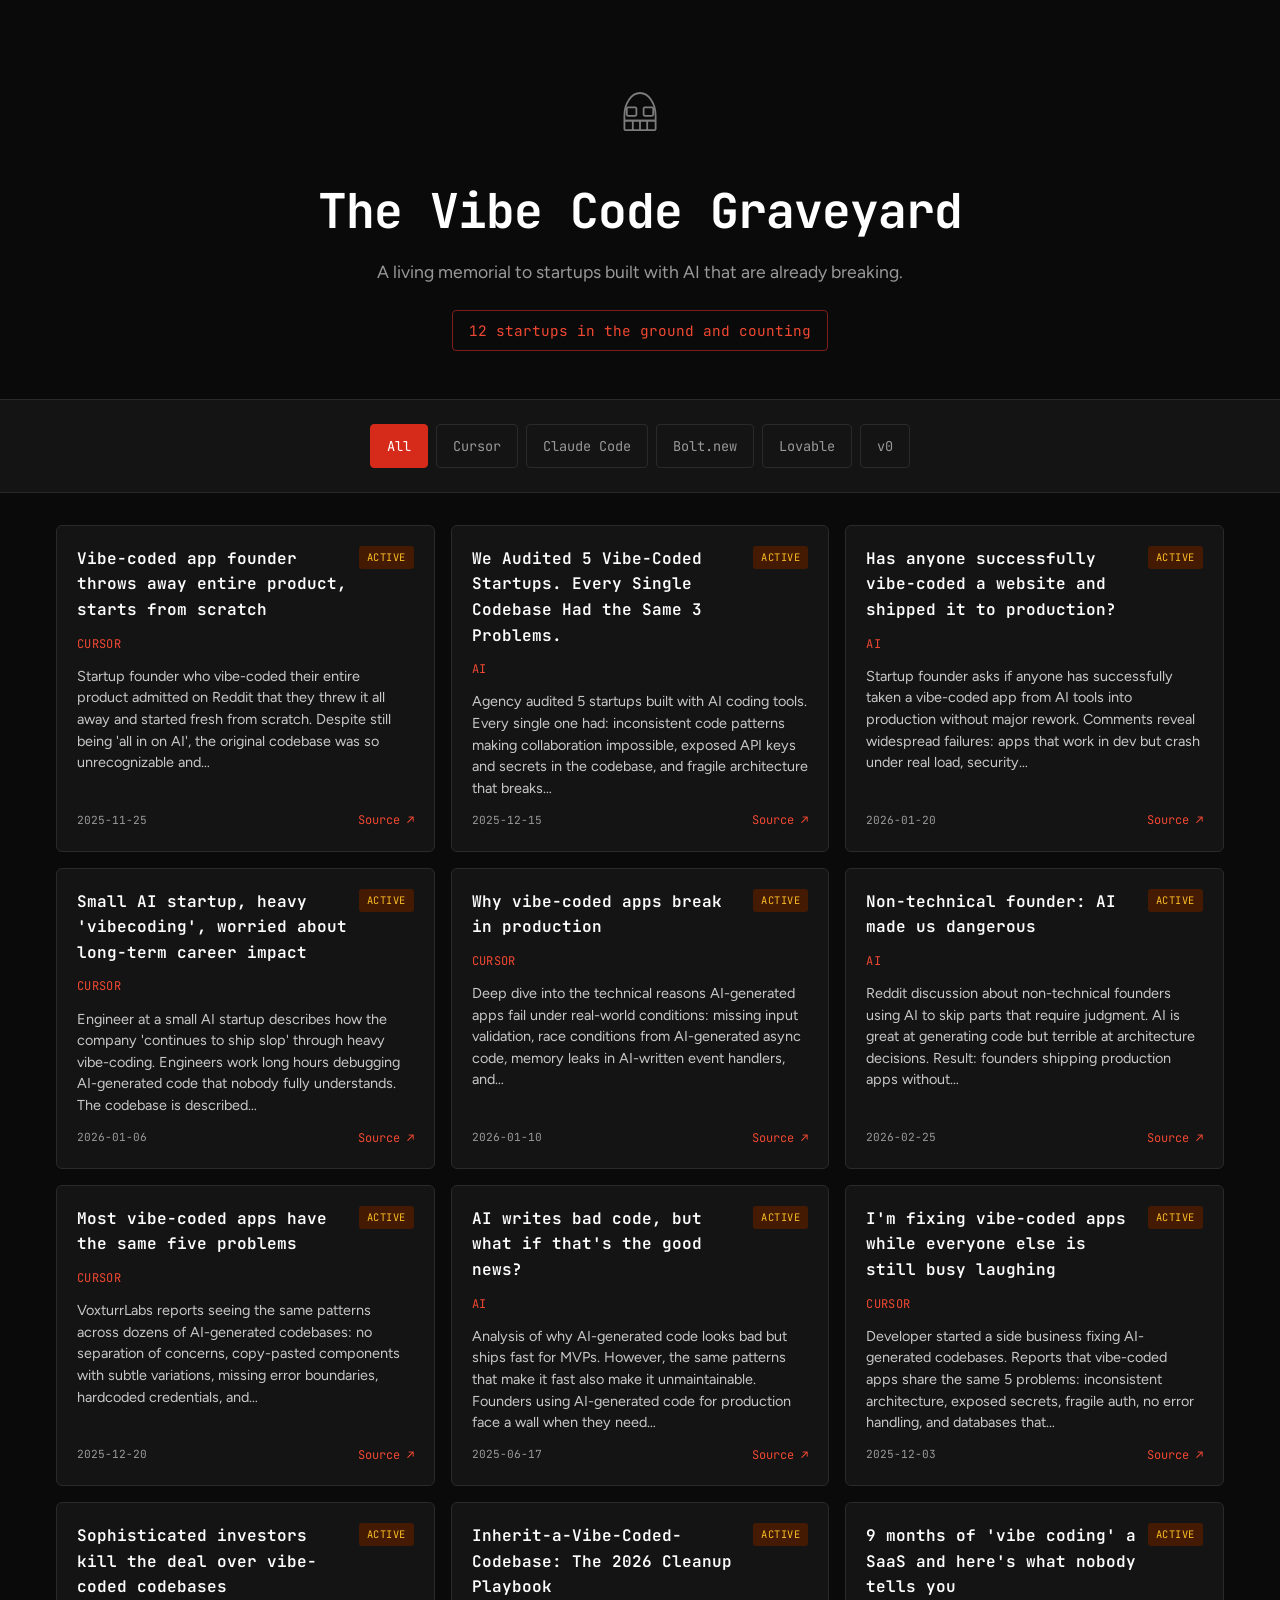
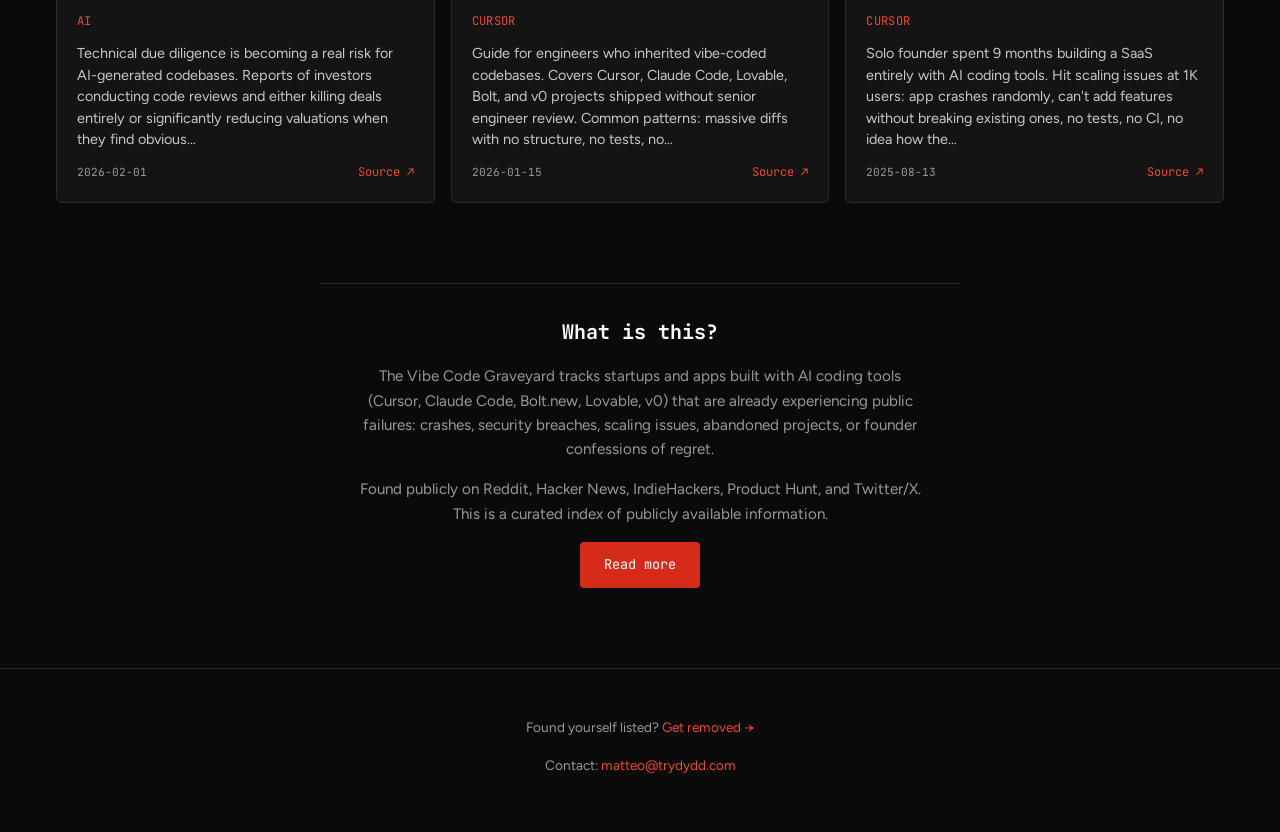
<file: index.html>
<!DOCTYPE html>
<html lang="en">
<head>
  <meta charset="UTF-8">
  <meta name="viewport" content="width=device-width, initial-scale=1.0">
  <title>The Vibe Code Graveyard</title>
  <meta name="description" content="Startups built with AI coding tools that are already breaking. A living memorial to technical debt.">
  <link rel="canonical" href="https://vibegraveyard.com/">
  <meta property="og:title" content="The Vibe Code Graveyard">
  <meta property="og:description" content="Startups built with AI coding tools that are already breaking. A living memorial to technical debt.">
  <meta property="og:type" content="website">
  <meta name="twitter:card" content="summary">
  <link rel="icon" href="favicon.svg" type="image/svg+xml">
  <link rel="stylesheet" href="style.css">
  <link rel="preconnect" href="https://fonts.googleapis.com">
  <link rel="preconnect" href="https://fonts.gstatic.com" crossorigin>
  <link href="https://fonts.googleapis.com/css2?family=Figtree:wght@400;600;700&family=JetBrains+Mono:wght@400;600;700&display=swap" rel="stylesheet">
</head>
<body>
  <a href="#main-content" class="skip-link">Skip to content</a>
  <header>
    <div class="skull" aria-hidden="true">
      <svg width="1em" height="1em" viewBox="0 0 40 40" fill="none" stroke="currentColor" stroke-width="1.5">
        <path d="M7 28V24A13 19 0 0 1 33 24V28H7Z"/>
        <rect x="7" y="28" width="26" height="8" rx="1"/>
        <rect x="9" y="17" width="8" height="7" rx="1"/>
        <rect x="23" y="17" width="8" height="7" rx="1"/>
        <line x1="14" y1="28" x2="14" y2="36"/>
        <line x1="20" y1="28" x2="20" y2="36"/>
        <line x1="26" y1="28" x2="26" y2="36"/>
      </svg>
    </div>
    <h1>The Vibe Code Graveyard</h1>
    <p class="tagline">A living memorial to startups built with AI that are already breaking.</p>
    <div class="counter" id="grave-count">0 startups in the ground and counting</div>
  </header>

  <main id="main-content">
  <nav class="filters" role="navigation" aria-label="Filter entries by tool">
    <button class="filter-btn active" data-filter="all" aria-pressed="true">All</button>
    <button class="filter-btn" data-filter="cursor" aria-pressed="false">Cursor</button>
    <button class="filter-btn" data-filter="claude" aria-pressed="false">Claude Code</button>
    <button class="filter-btn" data-filter="bolt" aria-pressed="false">Bolt.new</button>
    <button class="filter-btn" data-filter="lovable" aria-pressed="false">Lovable</button>
    <button class="filter-btn" data-filter="v0" aria-pressed="false">v0</button>
  </nav>

  <section class="graveyard" aria-label="Entry listings">
    <div id="entries" class="entries-grid">
      <!-- Entries injected by JS -->
    </div>
  </section>

  <section class="about-preview">
    <h2>What is this?</h2>
    <p>The Vibe Code Graveyard tracks startups and apps built with AI coding tools (Cursor, Claude Code, Bolt.new, Lovable, v0) that are already experiencing public failures: crashes, security breaches, scaling issues, abandoned projects, or founder confessions of regret.</p>
    <p>Found publicly on Reddit, Hacker News, IndieHackers, Product Hunt, and Twitter/X. This is a curated index of publicly available information.</p>
    <a href="about.html" class="btn">Read more</a>
  </section>
  </main>

  <footer>
    <p>Found yourself listed? <a href="remove.html">Get removed →</a></p>
    <p class="contact">Contact: <a href="mailto:matteo@trydydd.com">matteo@trydydd.com</a></p>
  </footer>

  <script src="script.js" defer></script>
</body>
</html>
</file>
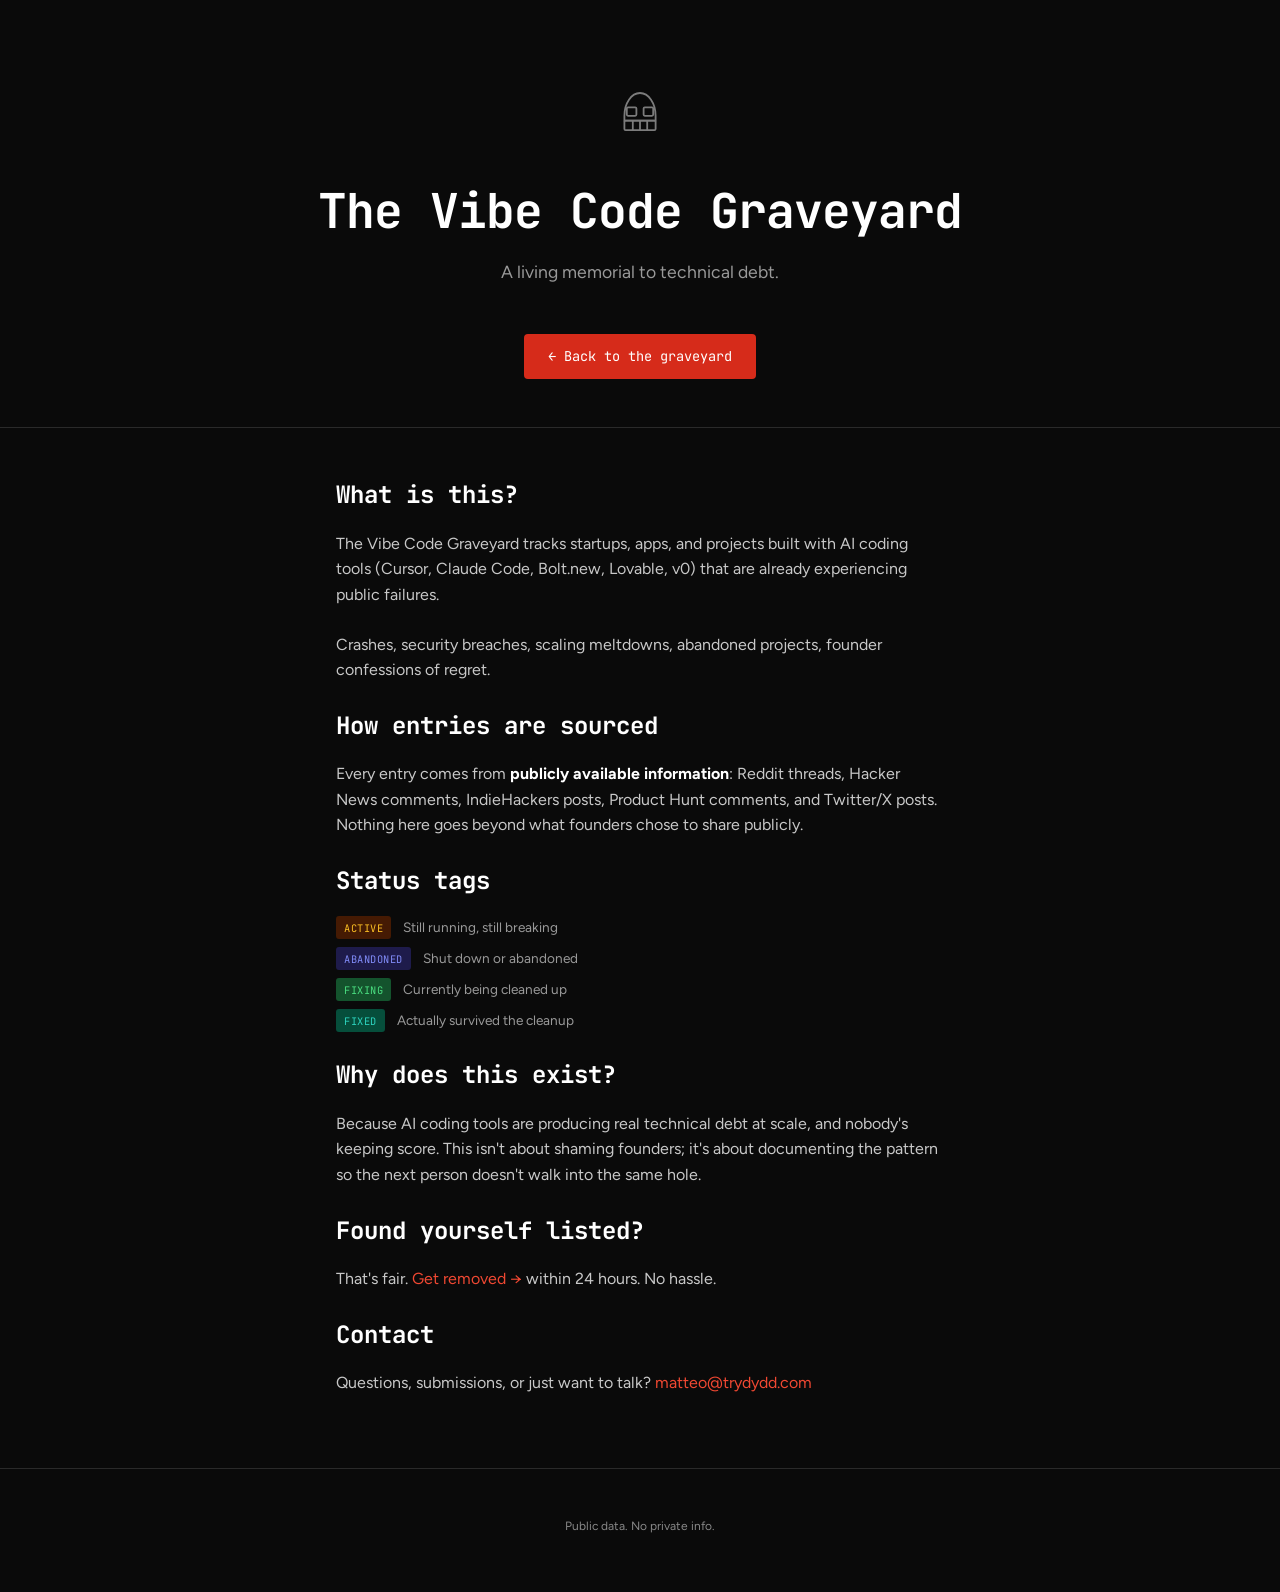
<file: about.html>
<!DOCTYPE html>
<html lang="en">
<head>
  <meta charset="UTF-8">
  <meta name="viewport" content="width=device-width, initial-scale=1.0">
  <title>About | The Vibe Code Graveyard</title>
  <meta name="description" content="How the Vibe Code Graveyard works: entry sourcing, status tags, and removal policy.">
  <link rel="canonical" href="https://vibegraveyard.com/about.html">
  <meta property="og:title" content="About | The Vibe Code Graveyard">
  <meta property="og:description" content="How the Vibe Code Graveyard works: entry sourcing, status tags, and removal policy.">
  <meta property="og:type" content="website">
  <meta name="twitter:card" content="summary">
  <link rel="stylesheet" href="style.css">
  <link rel="preconnect" href="https://fonts.googleapis.com">
  <link rel="preconnect" href="https://fonts.gstatic.com" crossorigin>
  <link href="https://fonts.googleapis.com/css2?family=Figtree:wght@400;600;700&family=JetBrains+Mono:wght@400;600;700&display=swap" rel="stylesheet">
</head>
<body>
  <a href="#main-content" class="skip-link">Skip to content</a>
  <header>
    <div class="skull" aria-hidden="true">
      <svg width="1em" height="1em" viewBox="0 0 40 40" fill="none" stroke="currentColor" stroke-width="1.5">
        <path d="M7 28V24A13 19 0 0 1 33 24V28H7Z"/>
        <rect x="7" y="28" width="26" height="8" rx="1"/>
        <rect x="9" y="17" width="8" height="7" rx="1"/>
        <rect x="23" y="17" width="8" height="7" rx="1"/>
        <line x1="14" y1="28" x2="14" y2="36"/>
        <line x1="20" y1="28" x2="20" y2="36"/>
        <line x1="26" y1="28" x2="26" y2="36"/>
      </svg>
    </div>
    <h1>The Vibe Code Graveyard</h1>
    <p class="tagline">A living memorial to technical debt.</p>
    <a href="index.html" class="btn back-link">← Back to the graveyard</a>
  </header>

  <main class="about-main" id="main-content">
    <h2>What is this?</h2>
    <p>
      The Vibe Code Graveyard tracks startups, apps, and projects built with AI coding tools (Cursor, Claude Code, Bolt.new, Lovable, v0) that are already experiencing public failures.
    </p>
    <p>
      Crashes, security breaches, scaling meltdowns, abandoned projects, founder confessions of regret.
    </p>

    <h2>How entries are sourced</h2>
    <p>
      Every entry comes from <strong>publicly available information</strong>: Reddit threads, Hacker News comments, IndieHackers posts, Product Hunt comments, and Twitter/X posts. Nothing here goes beyond what founders chose to share publicly.
    </p>

    <h2>Status tags</h2>
    <div class="status-list">
      <div class="status-item">
        <span class="entry-status status-active">Active</span>
        <span>Still running, still breaking</span>
      </div>
      <div class="status-item">
        <span class="entry-status status-abandoned">Abandoned</span>
        <span>Shut down or abandoned</span>
      </div>
      <div class="status-item">
        <span class="entry-status status-fixing">Fixing</span>
        <span>Currently being cleaned up</span>
      </div>
      <div class="status-item">
        <span class="entry-status status-fixed">Fixed</span>
        <span>Actually survived the cleanup</span>
      </div>
    </div>

    <h2>Why does this exist?</h2>
    <p>
      Because AI coding tools are producing real technical debt at scale, and nobody's keeping score. This isn't about shaming founders; it's about documenting the pattern so the next person doesn't walk into the same hole.
    </p>

    <h2>Found yourself listed?</h2>
    <p>
      That's fair. <a href="remove.html">Get removed →</a> within 24 hours. No hassle.
    </p>

    <h2>Contact</h2>
    <p>
      Questions, submissions, or just want to talk? <a href="mailto:matteo@trydydd.com">matteo@trydydd.com</a>
    </p>
  </main>

  <footer>
    <p class="fine-print">Public data. No private info.</p>
  </footer>
</body>
</html>
</file>
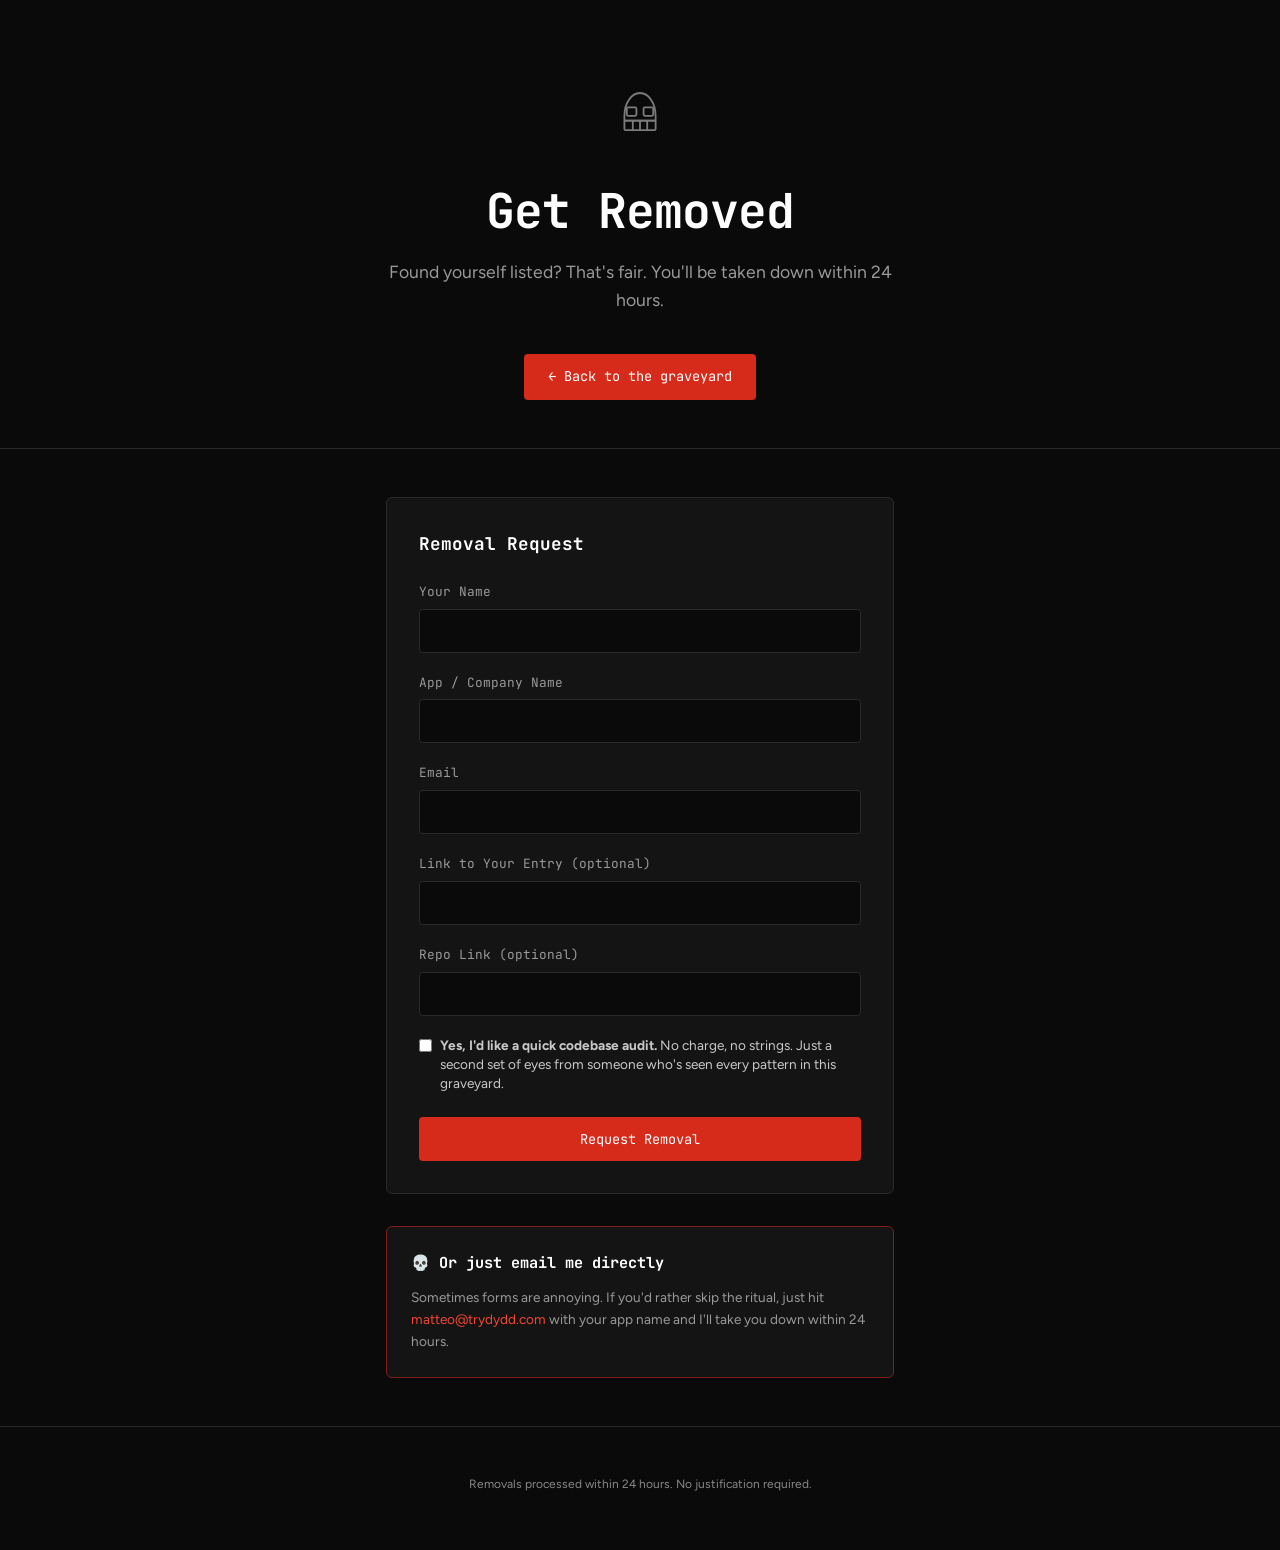
<file: remove.html>
<!DOCTYPE html>
<html lang="en">
<head>
  <meta charset="UTF-8">
  <meta name="viewport" content="width=device-width, initial-scale=1.0">
  <title>Get Removed | The Vibe Code Graveyard</title>
  <meta name="description" content="Request removal from the Vibe Code Graveyard. Processed within 24 hours, no justification required.">
  <link rel="canonical" href="https://vibegraveyard.com/remove.html">
  <meta property="og:title" content="Get Removed | The Vibe Code Graveyard">
  <meta property="og:description" content="Request removal from the Vibe Code Graveyard. Processed within 24 hours, no justification required.">
  <meta property="og:type" content="website">
  <meta name="twitter:card" content="summary">
  <link rel="stylesheet" href="style.css">
  <link rel="preconnect" href="https://fonts.googleapis.com">
  <link rel="preconnect" href="https://fonts.gstatic.com" crossorigin>
  <link href="https://fonts.googleapis.com/css2?family=Figtree:wght@400;600;700&family=JetBrains+Mono:wght@400;600;700&display=swap" rel="stylesheet">
</head>
<body>
  <a href="#main-content" class="skip-link">Skip to content</a>
  <header>
    <div class="skull" aria-hidden="true">
      <svg width="1em" height="1em" viewBox="0 0 40 40" fill="none" stroke="currentColor" stroke-width="1.5">
        <path d="M7 28V24A13 19 0 0 1 33 24V28H7Z"/>
        <rect x="7" y="28" width="26" height="8" rx="1"/>
        <rect x="9" y="17" width="8" height="7" rx="1"/>
        <rect x="23" y="17" width="8" height="7" rx="1"/>
        <line x1="14" y1="28" x2="14" y2="36"/>
        <line x1="20" y1="28" x2="20" y2="36"/>
        <line x1="26" y1="28" x2="26" y2="36"/>
      </svg>
    </div>
    <h1>Get Removed</h1>
    <p class="tagline">Found yourself listed? That's fair. You'll be taken down within 24 hours.</p>
    <a href="index.html" class="btn back-link--compact">← Back to the graveyard</a>
  </header>

  <main class="remove-main" id="main-content">
    <div class="remove-panel">
      <h2>Removal Request</h2>

      <form id="remove-form" novalidate>
        <div class="form-group">
          <label class="form-label" for="name">Your Name</label>
          <input class="form-input" id="name" type="text" name="name" required autocomplete="name">
        </div>

        <div class="form-group">
          <label class="form-label" for="app">App / Company Name</label>
          <input class="form-input" id="app" type="text" name="app" required autocomplete="organization">
        </div>

        <div class="form-group">
          <label class="form-label" for="email">Email</label>
          <input class="form-input" id="email" type="email" name="email" required autocomplete="email">
        </div>

        <div class="form-group">
          <label class="form-label" for="entry_url">Link to Your Entry (optional)</label>
          <input class="form-input" id="entry_url" type="url" name="entry_url">
        </div>

        <div class="form-group">
          <label class="form-label" for="repo_url">Repo Link (optional)</label>
          <input class="form-input" id="repo_url" type="url" name="repo_url">
        </div>

        <div class="form-checkbox-group">
          <label class="form-checkbox-label">
            <input type="checkbox" name="audit" value="yes">
            <span class="form-checkbox-text">
              <strong>Yes, I'd like a quick codebase audit.</strong> No charge, no strings. Just a second set of eyes from someone who's seen every pattern in this graveyard.
            </span>
          </label>
        </div>

        <button type="submit" class="btn form-submit" id="submit-btn">
          Request Removal
        </button>
      </form>

      <div class="form-status" id="form-status" role="alert" aria-live="polite"></div>
    </div>

    <div class="fallback-panel">
      <h3>💀 Or just email me directly</h3>
      <p>
        Sometimes forms are annoying. If you'd rather skip the ritual, just hit <a href="mailto:matteo@trydydd.com?subject=Remove%20from%20Vibe%20Code%20Graveyard">matteo@trydydd.com</a> with your app name and I'll take you down within 24 hours.
      </p>
    </div>
  </main>

  <footer>
    <p class="fine-print">Removals processed within 24 hours. No justification required.</p>
  </footer>

  <script>
    document.getElementById('remove-form').addEventListener('submit', async function(e) {
      e.preventDefault();
      const btn = document.getElementById('submit-btn');
      const status = document.getElementById('form-status');

      // Basic validation
      const name = document.getElementById('name').value.trim();
      const app  = document.getElementById('app').value.trim();
      const email = document.getElementById('email').value.trim();
      if (!name || !app || !email) {
        status.className = 'form-status visible warning';
        status.textContent = '→ Name, app name, and email are required.';
        return;
      }
      if (!/^[^\s@]+@[^\s@]+\.[^\s@]+$/.test(email)) {
        status.className = 'form-status visible warning';
        status.textContent = '→ Please enter a valid email address.';
        return;
      }

      btn.disabled = true;
      btn.textContent = 'Sending...';

      const formData = new FormData(e.target);
      const body = {
        name: formData.get('name'),
        app: formData.get('app'),
        email: formData.get('email'),
        entry_url: formData.get('entry_url'),
        repo_url: formData.get('repo_url'),
        audit: formData.get('audit') === 'yes',
        source: window.location.href,
      };

      // Direct mailto: no Formspree dependency needed
      // If you register Formspree later, swap this block back in
      const subject = encodeURIComponent('Removal request: ' + body.app);
      const auditLine = body.audit ? '%0A%0AI would like a codebase audit.' : '';
      const entryLine = body.entry_url ? '%0A%0AEntry link: ' + encodeURIComponent(body.entry_url) : '';
      const repoLine = body.repo_url ? '%0A%0ARepo link: ' + encodeURIComponent(body.repo_url) : '';
      const mailBody = 'Name: ' + body.name + '%0AEmail: ' + body.email;
      const mailto = `mailto:matteo@trydydd.com?subject=${subject}&body=${encodeURIComponent(mailBody)}${auditLine}${entryLine}${repoLine}`;
      window.location.href = mailto;

      status.className = 'form-status visible warning';
      status.textContent = '→ Your email client is opening. If it doesn\'t, just email matteo@trydydd.com directly.';
      btn.disabled = false;
      btn.textContent = 'Request Removal';
    });
  </script>
</body>
</html>
</file>
<file: style.css>
/* === VIBE CODE GRAVEYARD: Dark, clinical, obituary aesthetic === */

:root {
  --bg: #0a0a0a;
  --surface: #141414;
  --surface-2: #1e1e1e;
  --border: #2a2a2a;
  --text: #c8c8c8;
  --text-dim: #999;
  --fine: #888;
  --accent: #d62b1a;
  --accent-text: #f04832;
  --accent-hover: #b91c1c;
  --accent-dim: #7f1d1d;
  --white: #ffffff;
  --mono: 'JetBrains Mono', 'Fira Code', 'SF Mono', monospace;
  --sans: 'Figtree', -apple-system, BlinkMacSystemFont, sans-serif;

  /* Status colors */
  --status-active-bg: #451a03;
  --status-active-fg: #fbbf24;
  --status-abandoned-bg: #1e1b4b;
  --status-abandoned-fg: #818cf8;
  --status-fixing-bg: #14532d;
  --status-fixing-fg: #4ade80;
  --status-fixed-bg: #064e3b;
  --status-fixed-fg: #2dd4bf;
}

* { margin: 0; padding: 0; box-sizing: border-box; }

body {
  background: var(--bg);
  color: var(--text);
  font-family: var(--sans);
  line-height: 1.6;
  min-height: 100vh;
}

a { color: var(--accent-text); text-decoration: none; }
a:hover { text-decoration: underline; }

/* FOCUS: accessible keyboard navigation */
*:focus-visible {
  outline: 2px solid var(--accent);
  outline-offset: 2px;
}

/* HEADER */
header {
  text-align: center;
  padding: 5rem 1rem 3rem;
  border-bottom: 1px solid var(--border);
}

.skull {
  font-size: 3rem;
  margin-bottom: 1rem;
  opacity: 0.6;
}

h1 {
  font-family: var(--mono);
  font-size: clamp(1.75rem, 5vw, 3rem);
  color: var(--white);
  letter-spacing: -0.02em;
  margin-bottom: 0.5rem;
  text-wrap: balance;
}

.tagline {
  font-size: 1.1rem;
  color: var(--text-dim);
  max-width: 540px;
  margin: 0 auto 1.5rem;
}

.counter {
  font-family: var(--mono);
  font-size: 0.9rem;
  color: var(--accent-text);
  padding: 0.5rem 1rem;
  border: 1px solid var(--accent-dim);
  border-radius: 4px;
  display: inline-block;
}

/* FILTERS */
.filters {
  display: flex;
  justify-content: center;
  flex-wrap: wrap;
  gap: 0.5rem;
  padding: 1.5rem 1rem;
  border-bottom: 1px solid var(--border);
  background: var(--surface);
}

.filter-btn {
  font-family: var(--mono);
  font-size: 0.85rem;
  padding: 0.75rem 1rem;
  min-height: 44px;
  border: 1px solid var(--border);
  border-radius: 4px;
  background: transparent;
  color: var(--text-dim);
  cursor: pointer;
  transition: border-color 0.15s, color 0.15s;
}

.filter-btn:hover {
  border-color: var(--accent);
  color: var(--accent-text);
}

.filter-btn.active {
  background: var(--accent);
  border-color: var(--accent);
  color: var(--white);
}

/* GRAVEYARD GRID */
.graveyard {
  max-width: 1200px;
  margin: 0 auto;
  padding: 2rem 1rem;
}

.entries-grid {
  display: grid;
  grid-template-columns: repeat(auto-fill, minmax(340px, 1fr));
  gap: 1rem;
}

.entry-card {
  background: var(--surface);
  border: 1px solid var(--border);
  border-radius: 6px;
  padding: 1.25rem;
  transition: border-color 0.15s;
  display: flex;
  flex-direction: column;
  gap: 0.75rem;
}

.entry-card:hover {
  border-color: var(--accent-dim);
}

.entry-header {
  display: flex;
  justify-content: space-between;
  align-items: flex-start;
  gap: 0.5rem;
}

.entry-name {
  font-family: var(--mono);
  font-size: 1rem;
  color: var(--white);
  font-weight: 600;
}

.entry-status {
  font-family: var(--mono);
  font-size: 0.65rem;
  text-transform: uppercase;
  letter-spacing: 0.05em;
  padding: 0.2rem 0.5rem;
  border-radius: 3px;
  white-space: nowrap;
  flex-shrink: 0;
}

.status-active { background: var(--status-active-bg); color: var(--status-active-fg); }
.status-abandoned { background: var(--status-abandoned-bg); color: var(--status-abandoned-fg); }
.status-fixing { background: var(--status-fixing-bg); color: var(--status-fixing-fg); }
.status-fixed { background: var(--status-fixed-bg); color: var(--status-fixed-fg); }

.entry-tool {
  font-family: var(--mono);
  font-size: 0.75rem;
  color: var(--accent-text);
  text-transform: uppercase;
  letter-spacing: 0.03em;
}

.entry-description {
  font-size: 0.9rem;
  color: var(--text);
  line-height: 1.5;
}

.entry-meta {
  font-family: var(--mono);
  font-size: 0.7rem;
  color: var(--text-dim);
  display: flex;
  justify-content: space-between;
  align-items: center;
  margin-top: auto;
}

.entry-link {
  font-family: var(--mono);
  font-size: 0.75rem;
  color: var(--accent-text);
}

.entry-source {
  font-size: 0.7rem;
  color: var(--text-dim);
}

/* ABOUT PREVIEW */
.about-preview {
  max-width: 640px;
  margin: 3rem auto;
  padding: 2rem;
  text-align: center;
  border-top: 1px solid var(--border);
}

.about-preview h2 {
  font-family: var(--mono);
  color: var(--white);
  margin-bottom: 1rem;
  font-size: 1.25rem;
  text-wrap: balance;
}

.about-preview p {
  color: var(--text-dim);
  margin-bottom: 1rem;
  font-size: 0.95rem;
}

/* BUTTONS */
.btn {
  display: inline-block;
  font-family: var(--mono);
  font-size: 0.85rem;
  padding: 0.75rem 1.5rem;
  min-height: 44px;
  background: var(--accent);
  color: var(--white);
  border-radius: 4px;
  text-decoration: none;
  transition: background-color 0.15s;
}

.btn:hover {
  background: var(--accent-hover);
  text-decoration: none;
}

.btn:disabled {
  opacity: 0.5;
  cursor: not-allowed;
}

.back-link { margin-top: 1.5rem; }
.back-link--compact { margin-top: 1rem; }

/* FOOTER */
footer {
  text-align: center;
  padding: 3rem 1rem;
  border-top: 1px solid var(--border);
  color: var(--text-dim);
  font-size: 0.85rem;
}

footer p { margin-bottom: 0.5rem; }

.fine-print {
  font-size: 0.75rem;
  color: var(--fine);
}

.contact {
  margin-top: 1rem;
}

/* ====== REMOVAL PAGE ====== */
.remove-main {
  max-width: 540px;
  margin: 0 auto;
  padding: 3rem 1rem;
}

.remove-panel {
  background: var(--surface);
  border: 1px solid var(--border);
  border-radius: 6px;
  padding: 2rem;
  margin-bottom: 2rem;
}

.remove-panel h2 {
  font-family: var(--mono);
  color: var(--white);
  font-size: 1.1rem;
  margin-bottom: 1.5rem;
  text-wrap: balance;
}

.form-group {
  margin-bottom: 1.25rem;
}

.form-label {
  display: block;
  font-family: var(--mono);
  font-size: 0.8rem;
  color: var(--text-dim);
  margin-bottom: 0.4rem;
}

.form-input {
  width: 100%;
  padding: 0.6rem 0.75rem;
  min-height: 44px;
  background: var(--bg);
  border: 1px solid var(--border);
  border-radius: 4px;
  color: var(--text);
  font-family: var(--mono);
  font-size: 0.9rem;
  transition: border-color 0.15s;
}

.form-input::placeholder {
  color: var(--text-dim);
}

.form-input:focus {
  border-color: var(--accent);
  outline: none;
}

.form-checkbox-group {
  margin-bottom: 1.5rem;
}

.form-checkbox-label {
  display: flex;
  align-items: flex-start;
  gap: 0.5rem;
  cursor: pointer;
}

.form-checkbox-label input {
  margin-top: 0.2rem;
  accent-color: var(--accent);
}

.form-checkbox-text {
  font-size: 0.85rem;
  color: var(--text);
  line-height: 1.4;
}

.form-submit {
  width: 100%;
  text-align: center;
  border: none;
  cursor: pointer;
  font-family: var(--mono);
}

.form-status {
  display: none;
  margin-top: 1rem;
  padding: 0.75rem 1rem;
  border-radius: 4px;
  font-family: var(--mono);
  font-size: 0.85rem;
}

.form-status.visible { display: block; }
.form-status.success { background: var(--status-fixing-bg); color: var(--status-fixing-fg); }
.form-status.warning { background: var(--status-active-bg); color: var(--status-active-fg); }

/* Fallback email panel */
.fallback-panel {
  background: var(--surface);
  border: 1px solid var(--accent-dim);
  border-radius: 6px;
  padding: 1.5rem;
}

.fallback-panel h3 {
  font-family: var(--mono);
  color: var(--white);
  font-size: 0.95rem;
  margin-bottom: 0.75rem;
  text-wrap: balance;
}

.fallback-panel p {
  color: var(--text-dim);
  font-size: 0.85rem;
  margin-bottom: 0;
}

/* ====== ABOUT PAGE ====== */
.about-main {
  max-width: 640px;
  margin: 0 auto;
  padding: 3rem 1rem;
}

.about-main h2 {
  font-family: var(--mono);
  color: var(--white);
  margin-bottom: 1rem;
  text-wrap: balance;
}

.about-main p {
  margin-bottom: 1.5rem;
  color: var(--text);
}

.about-main strong {
  color: var(--white);
}

.status-list {
  display: flex;
  flex-direction: column;
  gap: 0.5rem;
  margin-bottom: 1.5rem;
}

.status-item {
  display: flex;
  align-items: center;
  gap: 0.75rem;
}

.status-item span:last-child {
  color: var(--text-dim);
  font-size: 0.85rem;
}

/* ENTRY FADE-IN ANIMATION */
@keyframes fadeIn {
  from { opacity: 0; transform: translateY(8px); }
  to { opacity: 1; transform: translateY(0); }
}

@media (prefers-reduced-motion: no-preference) {
  .entry-card {
    animation: fadeIn 0.3s ease-out;
  }
}

/* SKIP LINK: accessible keyboard navigation */
.skip-link {
  position: fixed;
  top: -100%;
  left: 0;
  z-index: 9999;
  padding: 0.5rem 1rem;
  font-family: var(--mono);
  font-size: 0.85rem;
  background: var(--accent);
  color: var(--white);
  text-decoration: none;
  transition: top 0.1s;
}
.skip-link:focus {
  top: 0;
}

/* REDUCED MOTION: kill all transitions and animations */
@media (prefers-reduced-motion: reduce) {
  *, *::before, *::after {
    transition-duration: 0.01ms !important;
    animation-duration: 0.01ms !important;
    animation-iteration-count: 1 !important;
  }
}

/* NO RESULTS: empty state */
.no-results {
  color: var(--text-dim);
  font-family: var(--mono);
  font-size: 0.85rem;
  grid-column: 1 / -1;
  text-align: center;
  padding: 3rem 0;
}

/* RESPONSIVE: Tablet */
@media (max-width: 768px) and (min-width: 481px) {
  .entries-grid {
    grid-template-columns: repeat(2, 1fr);
  }
}

/* RESPONSIVE: Mobile */
@media (max-width: 480px) {
  .entries-grid {
    grid-template-columns: 1fr;
  }

  header { padding: 3rem 1rem 2rem; }

  .filters {
    padding: 1rem;
    justify-content: flex-start;
    overflow-x: auto;
    flex-wrap: nowrap;
    -webkit-overflow-scrolling: touch;
    scrollbar-width: none;
  }
  .filters::-webkit-scrollbar { display: none; }

  .filter-btn { flex-shrink: 0; font-size: 0.8rem; padding: 0.75rem 0.75rem; }
}
</file>
